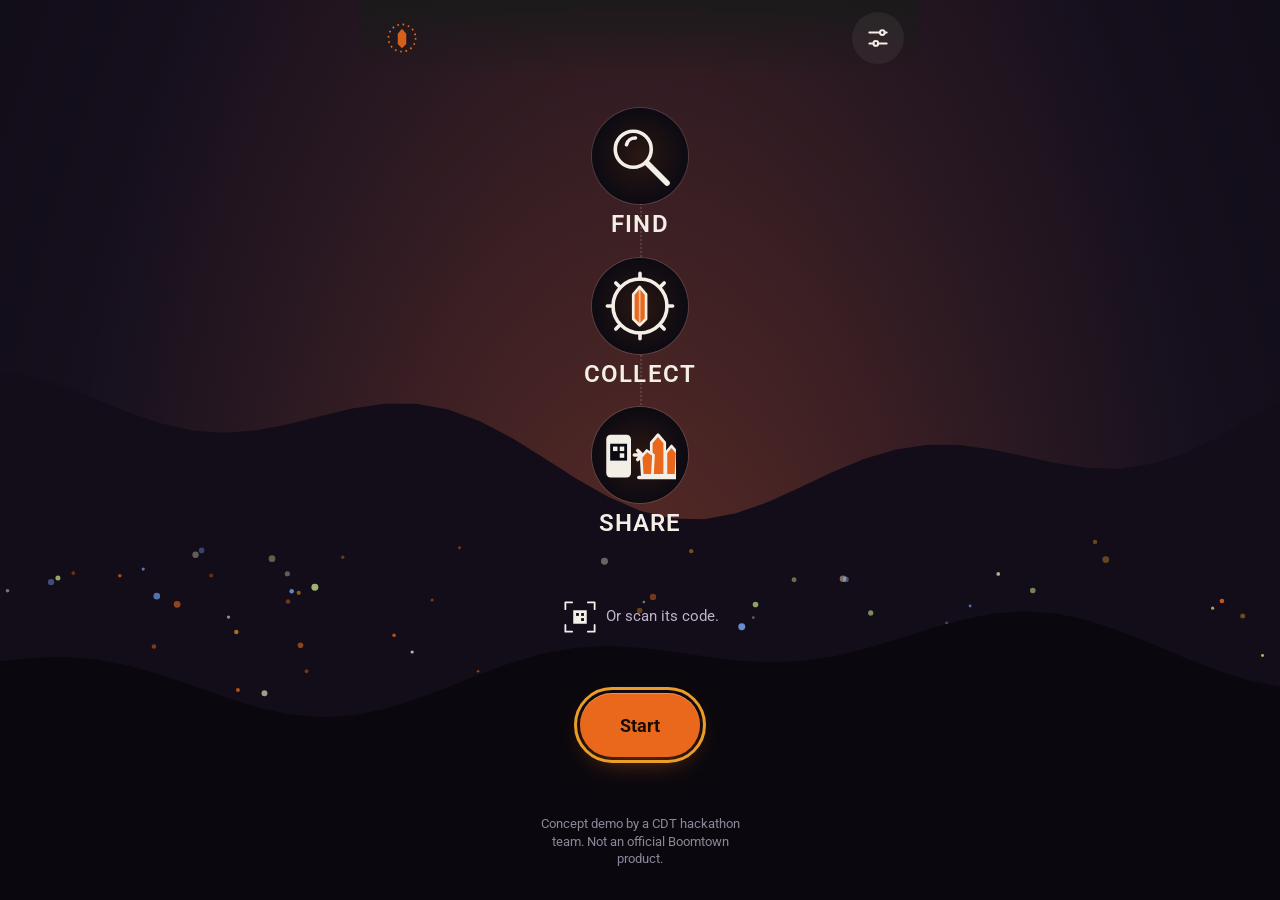
<file: index.html>
<!doctype html>
<html lang="en-GB">
<head>
  <meta charset="utf-8" />
  <meta name="viewport" content="width=device-width, initial-scale=1, viewport-fit=cover" />
  <meta name="robots" content="noindex, nofollow" />
  <meta name="theme-color" content="#0c0a12" />
  <meta name="description" content="Tap a glowing stone, hear its tune, keep it." />
  <title>Tuning Stones</title>
  <link rel="icon" href="data:image/svg+xml,%3Csvg xmlns='http://www.w3.org/2000/svg' viewBox='0 0 40 40'%3E%3Cpath d='M20 4 L28 13 L28 29 L20 37 L12 29 L12 13 Z' fill='%23e9681c'/%3E%3C/svg%3E" />
  <script type="module" crossorigin src="./assets/index-BPgo1www.js"></script>
  <link rel="modulepreload" crossorigin href="./assets/dom-dpeNc6iG.js">
  <link rel="modulepreload" crossorigin href="./assets/preload-helper-BgtNnY1j.js">
  <link rel="modulepreload" crossorigin href="./assets/channel-C3kn1Rnb.js">
  <link rel="modulepreload" crossorigin href="./assets/crests-6TWl2vd-.js">
  <link rel="modulepreload" crossorigin href="./assets/rings-CdcGJZNC.js">
  <link rel="modulepreload" crossorigin href="./assets/rolldown-runtime-WkwZ5CU-.js">
  <link rel="modulepreload" crossorigin href="./assets/qr-D5ySFWY6.js">
  <link rel="stylesheet" crossorigin href="./assets/dom-sBg8DHC9.css">
  <link rel="stylesheet" crossorigin href="./assets/index-DXYyn3ED.css">
</head>
<body>
  <div id="app"></div>
  <noscript>This page needs JavaScript.</noscript>
</body>
</html>
</file>
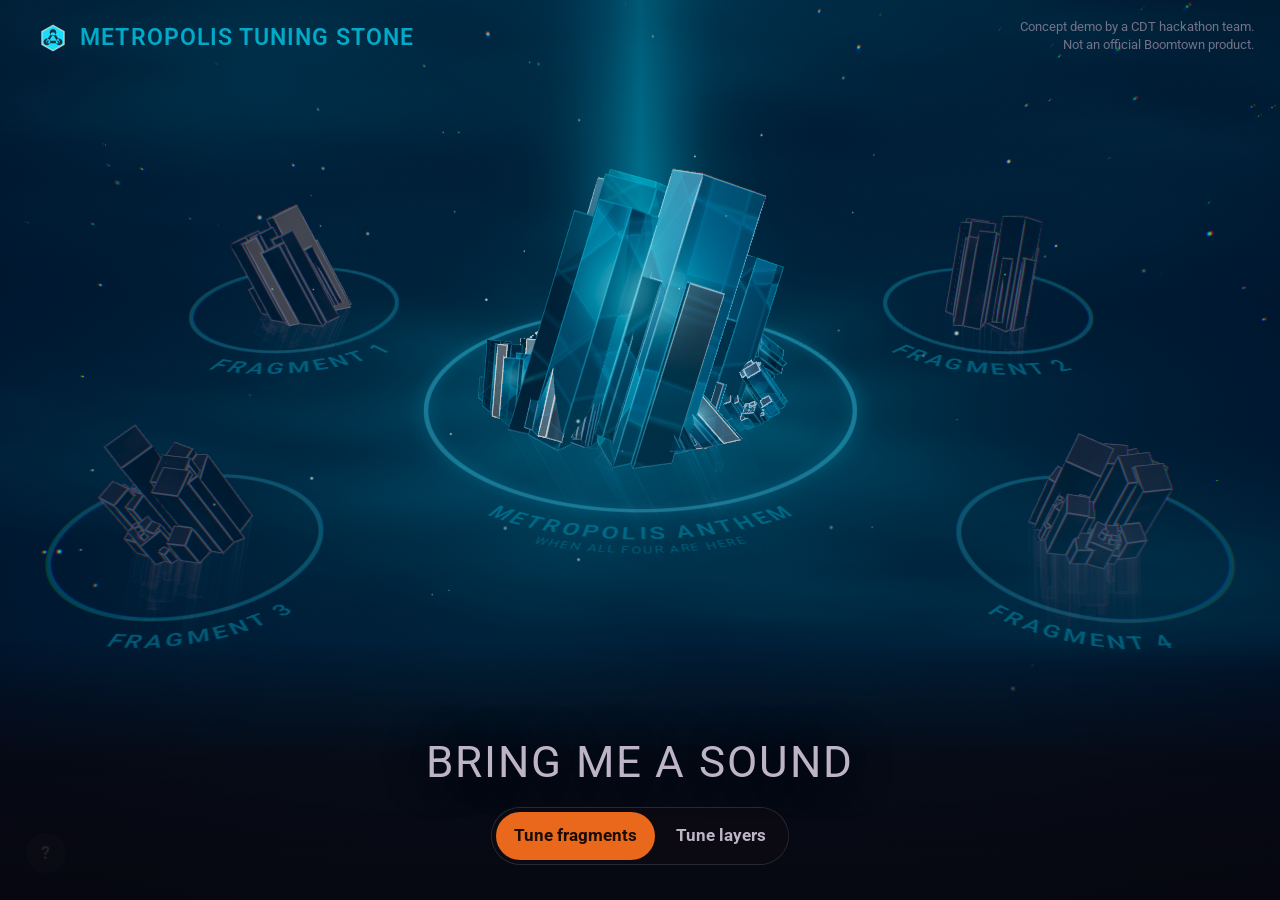
<file: sculpture.html>
<!doctype html>
<html lang="en-GB">
<head>
  <meta charset="utf-8" />
  <meta name="viewport" content="width=device-width, initial-scale=1, viewport-fit=cover" />
  <meta name="robots" content="noindex, nofollow" />
  <meta name="theme-color" content="#0c0a12" />
  <meta name="description" content="The city's song, made of every tune given." />
  <title>Tuning Stones: the sculpture</title>
  <link rel="icon" href="data:image/svg+xml,%3Csvg xmlns='http://www.w3.org/2000/svg' viewBox='0 0 40 40'%3E%3Cpath d='M20 4 L28 13 L28 29 L20 37 L12 29 L12 13 Z' fill='%23e9681c'/%3E%3C/svg%3E" />
  <script type="module" crossorigin src="./assets/sculpture-BeGL-43d.js"></script>
  <link rel="modulepreload" crossorigin href="./assets/dom-dpeNc6iG.js">
  <link rel="modulepreload" crossorigin href="./assets/preload-helper-BgtNnY1j.js">
  <link rel="modulepreload" crossorigin href="./assets/channel-C3kn1Rnb.js">
  <link rel="modulepreload" crossorigin href="./assets/crests-6TWl2vd-.js">
  <link rel="modulepreload" crossorigin href="./assets/rolldown-runtime-WkwZ5CU-.js">
  <link rel="modulepreload" crossorigin href="./assets/eye-BjsLWCuP.js">
  <link rel="stylesheet" crossorigin href="./assets/dom-sBg8DHC9.css">
  <link rel="stylesheet" crossorigin href="./assets/sculpture-D9sZyX01.css">
</head>
<body>
  <div id="app"></div>
  <noscript>This page needs JavaScript.</noscript>
</body>
</html>
</file>
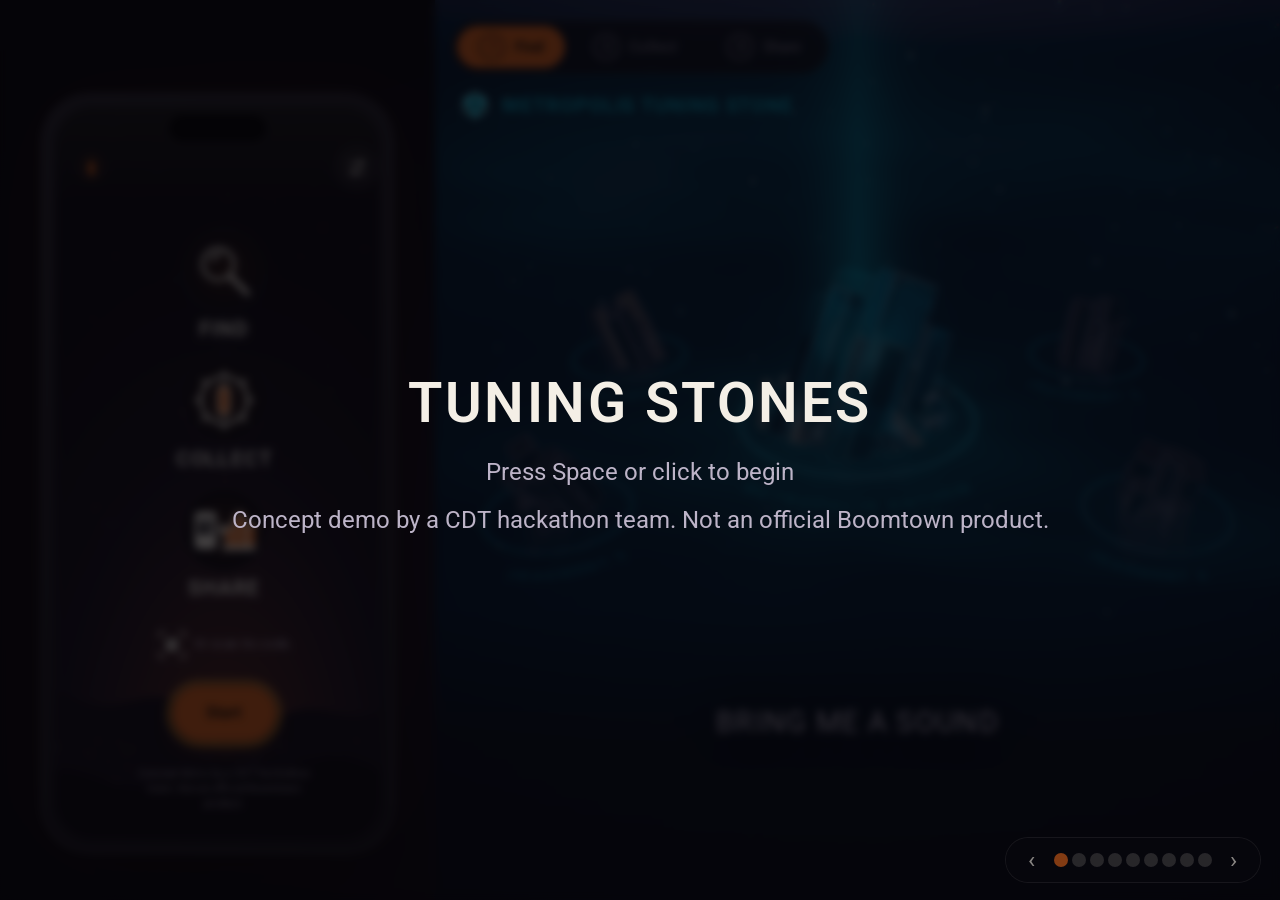
<file: stage.html>
<!doctype html>
<html lang="en-GB">
<head>
  <meta charset="utf-8" />
  <meta name="viewport" content="width=device-width, initial-scale=1, viewport-fit=cover" />
  <meta name="robots" content="noindex, nofollow" />
  <meta name="theme-color" content="#0c0a12" />
  <meta name="description" content="The pitch run." />
  <title>Tuning Stones: stage</title>
  <link rel="icon" href="data:image/svg+xml,%3Csvg xmlns='http://www.w3.org/2000/svg' viewBox='0 0 40 40'%3E%3Cpath d='M20 4 L28 13 L28 29 L20 37 L12 29 L12 13 Z' fill='%23e9681c'/%3E%3C/svg%3E" />
  <script type="module" crossorigin src="./assets/stage-CiBYqTIj.js"></script>
  <link rel="modulepreload" crossorigin href="./assets/dom-dpeNc6iG.js">
  <link rel="modulepreload" crossorigin href="./assets/rings-CdcGJZNC.js">
  <link rel="modulepreload" crossorigin href="./assets/preload-helper-BgtNnY1j.js">
  <link rel="modulepreload" crossorigin href="./assets/rolldown-runtime-WkwZ5CU-.js">
  <link rel="modulepreload" crossorigin href="./assets/eye-BjsLWCuP.js">
  <link rel="stylesheet" crossorigin href="./assets/dom-sBg8DHC9.css">
  <link rel="stylesheet" crossorigin href="./assets/stage-VX1A4zlb.css">
</head>
<body>
  <div id="app"></div>
  <noscript>This page needs JavaScript.</noscript>
</body>
</html>
</file>
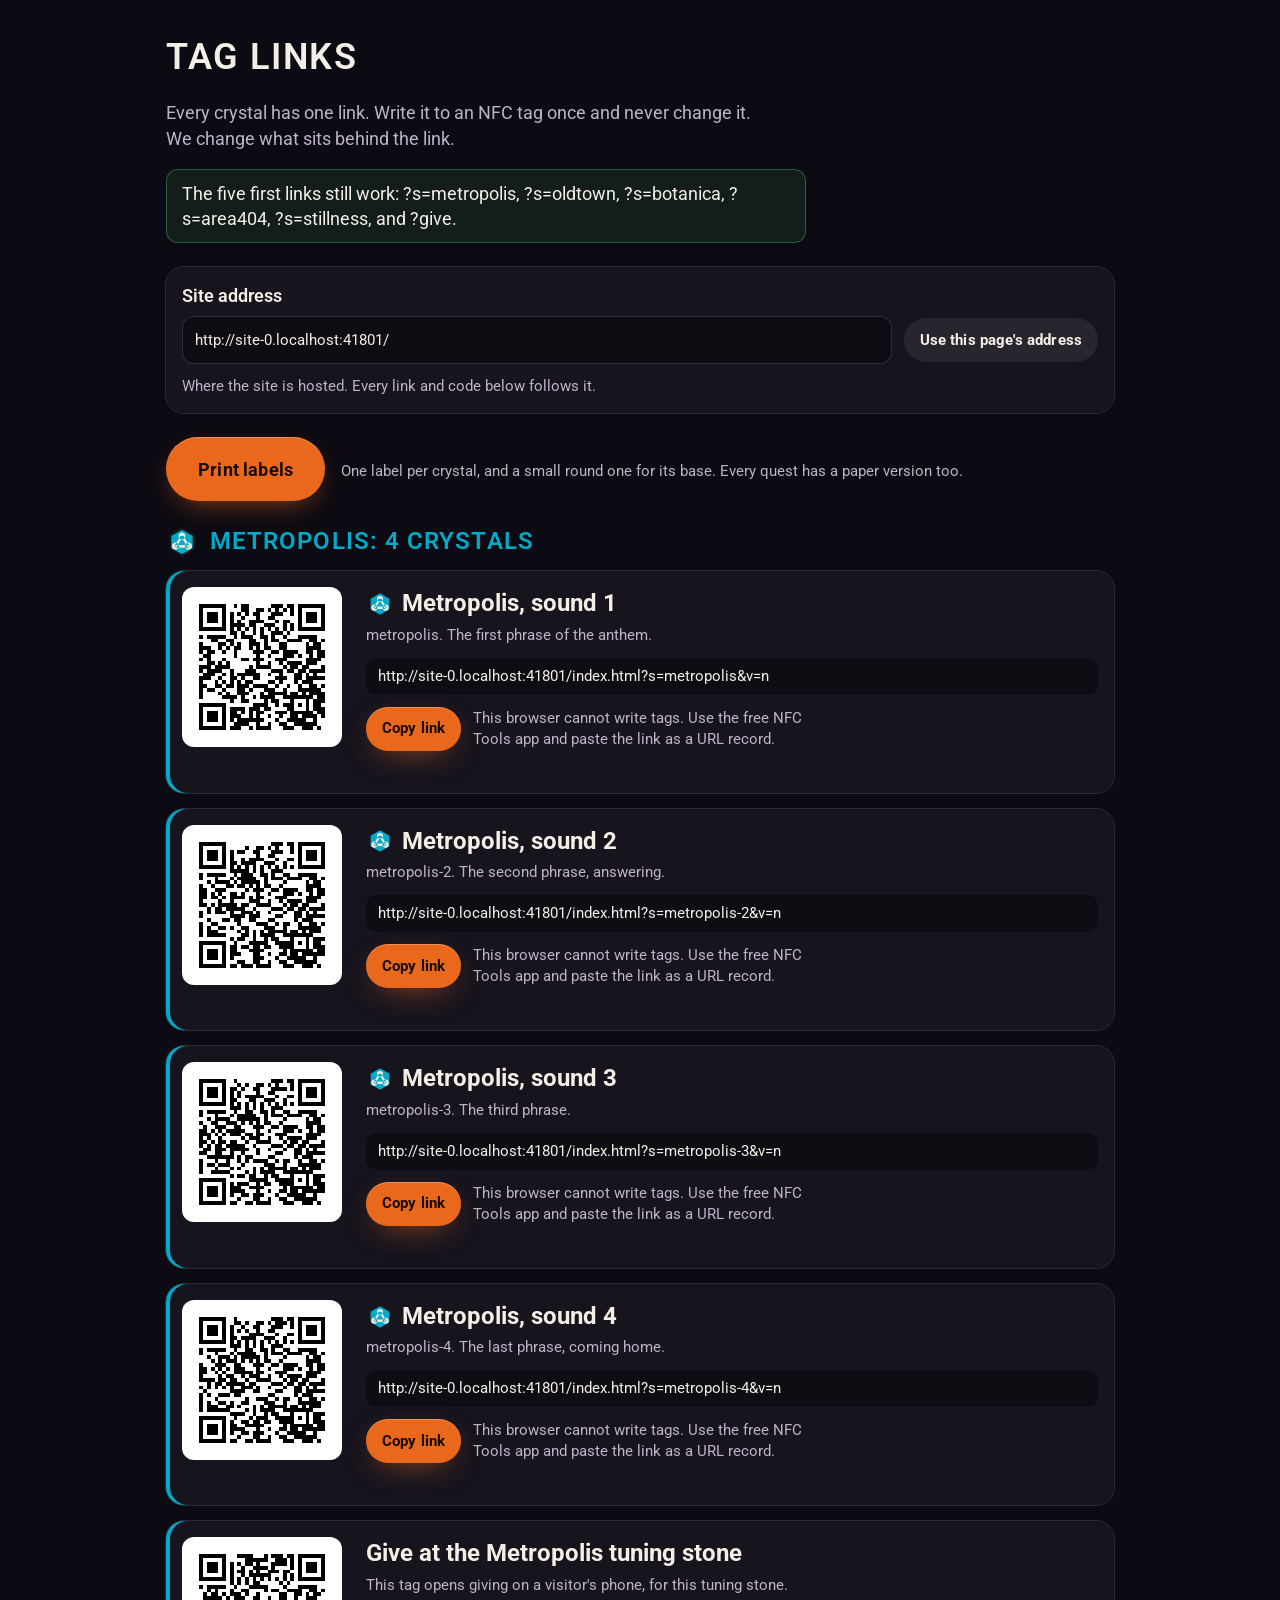
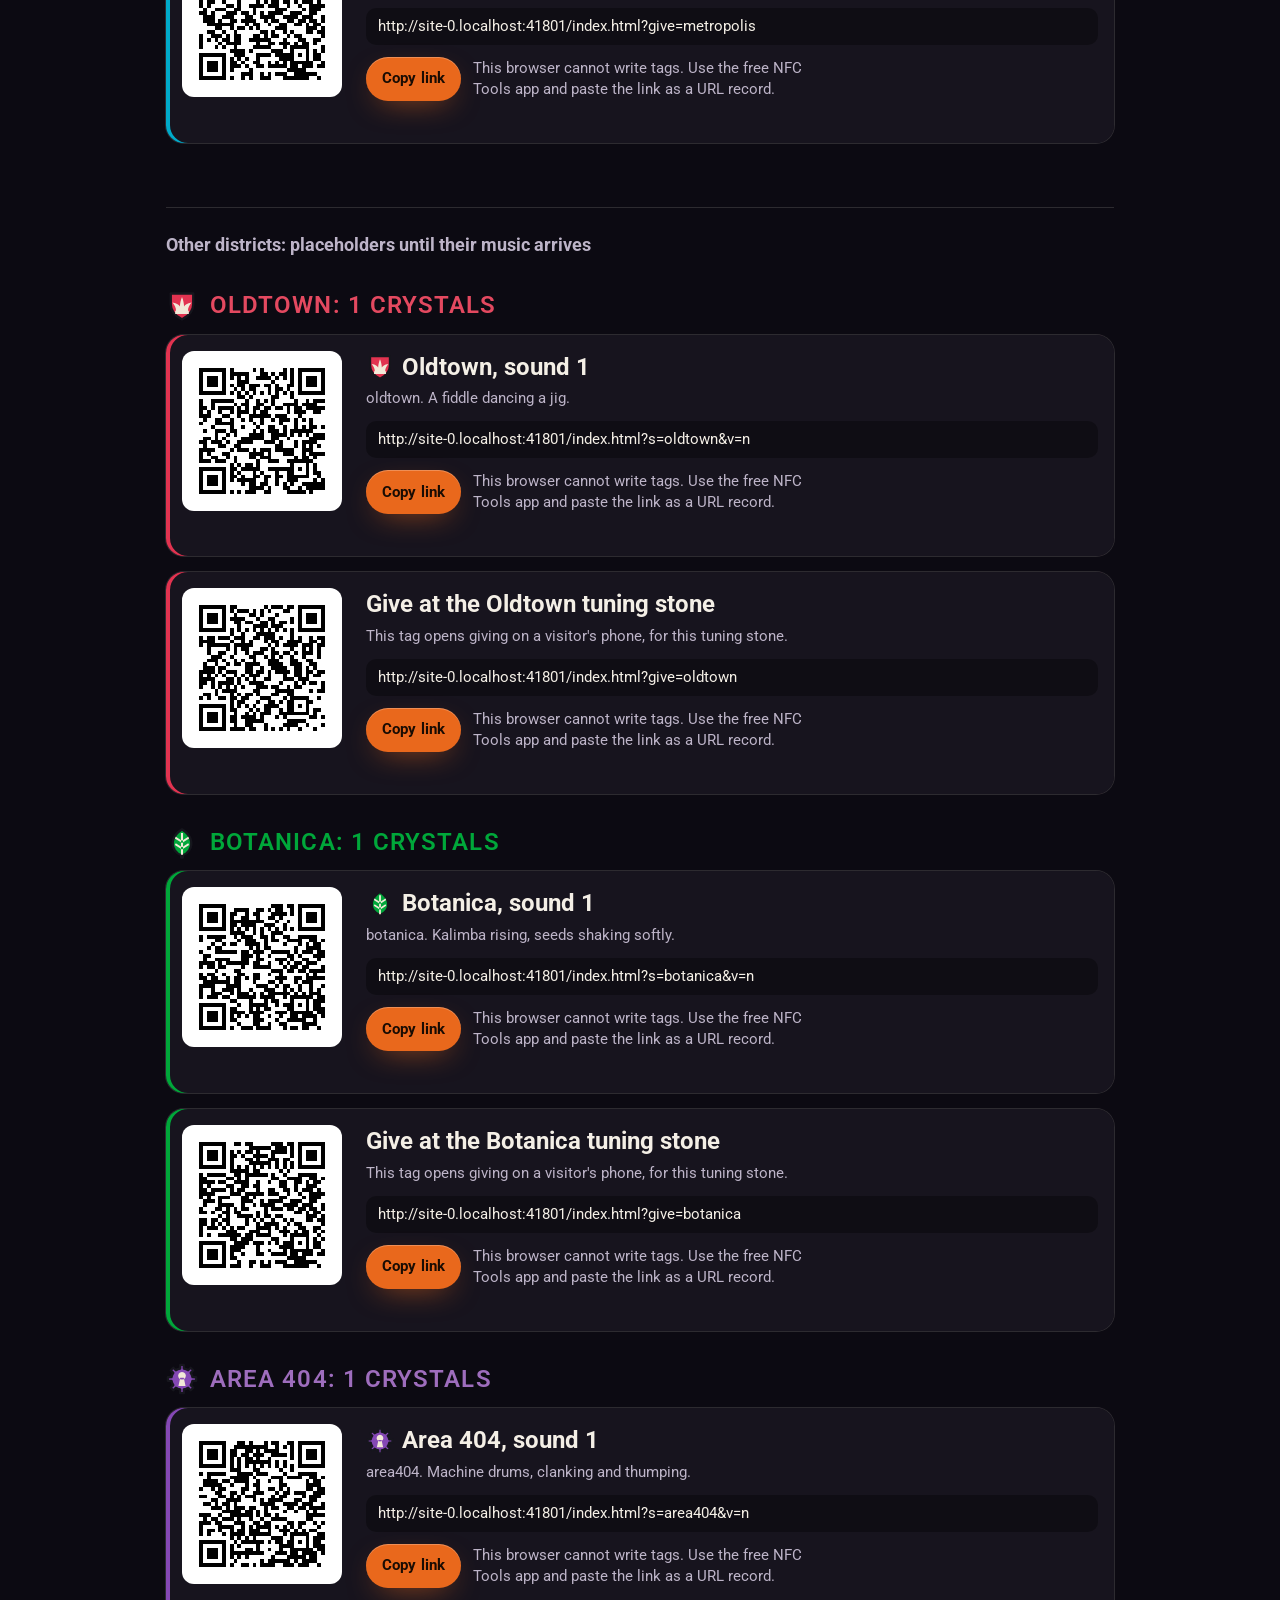
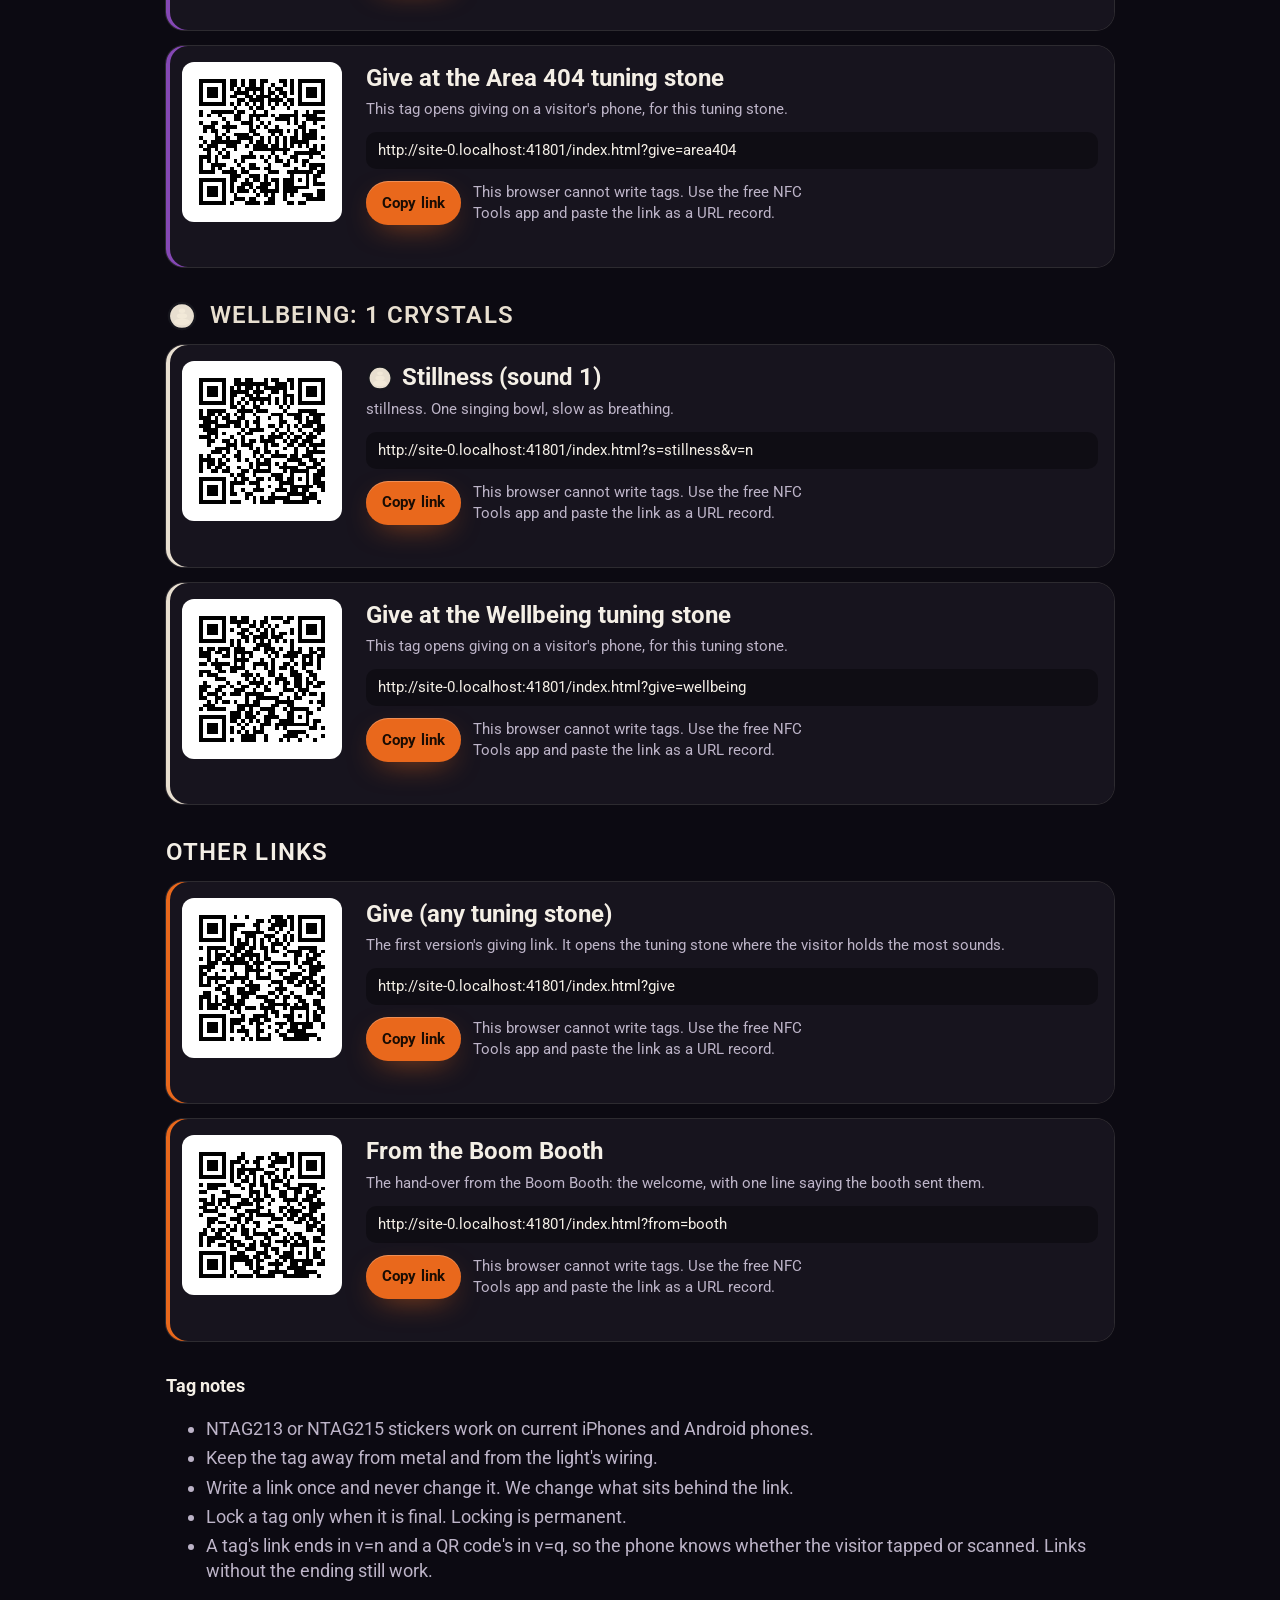
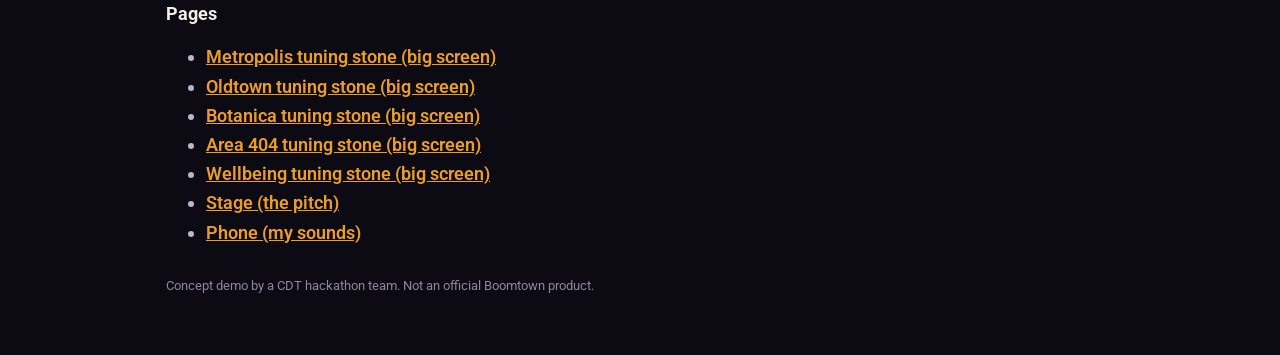
<file: tags.html>
<!doctype html>
<html lang="en-GB">
<head>
  <meta charset="utf-8" />
  <meta name="viewport" content="width=device-width, initial-scale=1, viewport-fit=cover" />
  <meta name="robots" content="noindex, nofollow" />
  <meta name="theme-color" content="#0c0a12" />
  <meta name="description" content="Links, codes and labels for the stones." />
  <title>Tuning Stones: tag links</title>
  <link rel="icon" href="data:image/svg+xml,%3Csvg xmlns='http://www.w3.org/2000/svg' viewBox='0 0 40 40'%3E%3Cpath d='M20 4 L28 13 L28 29 L20 37 L12 29 L12 13 Z' fill='%23e9681c'/%3E%3C/svg%3E" />
  <script type="module" crossorigin src="./assets/tags-zmhyWszQ.js"></script>
  <link rel="modulepreload" crossorigin href="./assets/dom-dpeNc6iG.js">
  <link rel="modulepreload" crossorigin href="./assets/crests-6TWl2vd-.js">
  <link rel="modulepreload" crossorigin href="./assets/rolldown-runtime-WkwZ5CU-.js">
  <link rel="modulepreload" crossorigin href="./assets/qr-D5ySFWY6.js">
  <link rel="stylesheet" crossorigin href="./assets/dom-sBg8DHC9.css">
  <link rel="stylesheet" crossorigin href="./assets/tags-DAwkN5ZJ.css">
</head>
<body>
  <div id="app"></div>
  <noscript>This page needs JavaScript.</noscript>
</body>
</html>
</file>
<file: assets/dom-sBg8DHC9.css>
:root{--bg:#0c0a12;--bg-2:#16111f;--bg-image:url(./night-Dh5XTx5o.svg);--bar:#1a1a1a;--surface:#1a1622d1;--surface-line:#f4efe624;--text:#f4efe6;--text-dim:#bdb4c8;--text-faint:#8f869b;--accent:#e9681c;--accent-2:#eb9d28;--accent-ink:#1a0c03;--font-body:"Roboto", system-ui, sans-serif;--font-label:"Roboto", system-ui, sans-serif;--font-display:"Roboto", system-ui, sans-serif;--size-xs:.8125rem;--size-s:.9375rem;--size-m:1.125rem;--size-l:1.5rem;--size-xl:2.25rem;--size-xxl:3rem;--space-1:4px;--space-2:8px;--space-3:12px;--space-4:16px;--space-5:24px;--space-6:32px;--space-7:48px;--radius:18px;--radius-pill:999px;--touch:64px;--ease:cubic-bezier(.22, .8, .3, 1);--t-fast:.22s;--t-mid:.52s;--t-slow:1.1s;--bar-image:none;--card-image:none}@font-face{font-family:Roboto;font-style:normal;font-display:swap;font-weight:400;src:url(./roboto-latin-400-normal-BqEyEoaF.woff2)format("woff2")}@font-face{font-family:Roboto;font-style:normal;font-display:swap;font-weight:600;src:url(./roboto-latin-600-normal-CzqH9ZEY.woff2)format("woff2")}@font-face{font-family:Roboto;font-style:normal;font-display:swap;font-weight:700;src:url(./roboto-latin-700-normal-BZpUvMxY.woff2)format("woff2")}*,:before,:after{box-sizing:border-box}html{-webkit-text-size-adjust:100%;--lightningcss-light: ;--lightningcss-dark:initial;color-scheme:dark}body{background:var(--bg);color:var(--text);font-family:var(--font-body);font-size:var(--size-m);-webkit-font-smoothing:antialiased;margin:0;line-height:1.4}button,input,select{font:inherit;color:inherit}code,kbd,samp,pre{font-family:var(--font-body)}button{cursor:pointer}a{color:var(--accent-2)}:focus-visible{outline:3px solid var(--accent-2);outline-offset:3px;border-radius:8px}.sr-only{clip:rect(0 0 0 0);white-space:nowrap;width:1px;height:1px;overflow:hidden;position:absolute!important}[hidden]{display:none!important}.display{font-family:var(--font-display);letter-spacing:.045em;text-transform:uppercase;font-weight:600}.btn{justify-content:center;align-items:center;gap:var(--space-2);min-height:var(--touch);min-width:120px;padding:0 var(--space-6);border-radius:var(--radius-pill);background:var(--accent);color:var(--accent-ink);font-weight:700;font-size:var(--size-m);letter-spacing:.01em;transition:transform var(--t-fast) var(--ease), filter var(--t-fast) var(--ease), background var(--t-fast);-webkit-tap-highlight-color:transparent;touch-action:manipulation;border:0;display:inline-flex;box-shadow:0 10px 30px -12px #e9681cb3,inset 0 1px #ffffff40}.btn:active{filter:brightness(1.08);transform:scale(.97)}.btn.ghost{color:var(--text);box-shadow:inset 0 0 0 2px var(--surface-line);background:0 0}.btn.quiet{color:var(--text);box-shadow:none;background:#f4efe614}.btn.small{min-width:0;min-height:44px;padding:0 var(--space-4);font-size:var(--size-s)}.btn.wide{width:100%}.icon-btn{width:52px;height:52px;color:var(--text);background:#f4efe60f;border:0;border-radius:50%;place-items:center;display:inline-grid}.icon-btn svg{width:26px;height:26px}.ts-pict{color:var(--text)}.ts-pict .l{fill:none;stroke:currentColor;stroke-width:3.2px;stroke-linecap:round;stroke-linejoin:round}.ts-pict .thick{stroke-width:5px}.ts-pict .dash{stroke-dasharray:5 4}.ts-pict .s{fill:currentColor;stroke:none}.ts-pict .k{fill:var(--pict-paper,var(--bg))}.ts-pict .hs{fill:var(--pict-h,var(--accent));stroke:currentColor;stroke-width:2.4px;stroke-linejoin:round}.ts-pict .hl{fill:none;stroke:currentColor;stroke-width:1.6px;opacity:.6}.small-print{font-size:var(--size-xs);color:var(--text-faint);line-height:1.35}@media (prefers-reduced-motion:reduce){*,:before,:after{transition-duration:.001ms!important;animation-duration:.001ms!important;animation-iteration-count:1!important}}html.calm *,html.calm :before,html.calm :after{transition-duration:.001ms!important;animation:none!important}
</file>
<file: assets/index-DXYyn3ED.css>
html,body{height:100%}body{background:var(--bg) var(--bg-image) center bottom / cover no-repeat fixed;overscroll-behavior:none;-webkit-user-select:none;user-select:none;overflow:hidden}#app{flex-direction:column;max-width:560px;height:100%;margin:0 auto;display:flex;position:relative}.bar{padding:max(var(--space-3), env(safe-area-inset-top)) var(--space-4) var(--space-3);background:linear-gradient(to bottom, #1a1a1ae6, #1a1a1a00), var(--bar-image);flex:none;justify-content:space-between;align-items:center;display:flex}.bar .mark{place-items:center;width:52px;height:52px;display:grid}.bar .back{margin-right:auto;margin-left:var(--space-2)}.stage-area{flex:1;min-height:0;position:relative}.screen{justify-content:center;align-items:center;gap:var(--space-5);padding:var(--space-4) var(--space-5) max(var(--space-6), env(safe-area-inset-bottom));text-align:center;opacity:0;transition:opacity var(--t-mid) var(--ease), transform var(--t-mid) var(--ease);flex-direction:column;display:flex;position:absolute;inset:0;overflow:hidden auto;transform:translateY(14px)}.screen.in{opacity:1;transform:none}.screen.leaving{opacity:0;pointer-events:none;transform:translateY(-10px)}h1{font-size:var(--size-xl);margin:0;font-weight:600;line-height:1.1}h1:focus{outline:none}.screen p{margin:0}.row{gap:var(--space-3);justify-content:center;width:100%;display:flex}.row .btn{max-width:220px;padding:0 var(--space-4);flex:1}.pict.small{vertical-align:middle;margin-right:var(--space-2);color:var(--text-dim);display:inline-flex}.welcome{padding-top:var(--space-6);justify-content:space-between}.steps{gap:var(--space-4);width:100%;margin:0;padding:0;list-style:none;display:grid;position:relative}.steps:before{content:"";border-left:2px dotted var(--surface-line);position:absolute;top:40px;bottom:40px;left:50%}.steps li{align-items:center;gap:var(--space-1);flex-direction:column;display:flex;position:relative}.steps .pict{width:96px;height:96px;box-shadow:0 0 0 1px var(--surface-line);background:radial-gradient(circle,#2a1712,#0c0a12 72%);border-radius:50%;place-items:center;display:grid}.steps span{font-size:var(--size-l)}.no-tap{color:var(--text-dim);font-size:var(--size-s);justify-content:center;align-items:center;display:flex}.demo-line{max-width:30ch}.welcome .booth{padding:var(--space-2) var(--space-4);border-radius:var(--radius-pill);color:var(--accent-2);background:#eb9d2824;font-weight:600;box-shadow:0 0 0 1px #eb9d2880}.crystal{justify-content:center;gap:var(--space-3);padding-top:0}.hero-btn{aspect-ratio:1/1.06;-webkit-tap-highlight-color:transparent;background:0 0;border:0;border-radius:50%;flex:none;width:100%;max-height:56vh;padding:0;position:relative}.hero{position:absolute;inset:0}.hero-gl,.hero-ring{width:100%;height:100%;position:absolute;inset:0}.hero-gl{-webkit-mask-image:radial-gradient(closest-side,#000 72%,#0000 100%);mask-image:radial-gradient(closest-side,#000 72%,#0000 100%)}.hero-2d{filter:drop-shadow(0 0 40px var(--stone-glow));place-items:center;display:grid;position:absolute;inset:0}.hero-2d:empty{display:none}.crystal .label{justify-content:center;align-items:center;gap:var(--space-3);min-height:56px;display:flex;position:relative}.crystal .crest{filter:drop-shadow(0 0 10px rgb(var(--stone-rgb) / .6));flex:none}.crystal .name{font-size:min(var(--size-xxl), 10.5vw);letter-spacing:.02em;color:var(--stone-lamp);transition:opacity var(--t-mid) var(--ease)}.crystal .name.fade{opacity:0;pointer-events:none;visibility:hidden;transition:opacity var(--t-mid) var(--ease), visibility 0s var(--t-mid);position:absolute}.crystal .desc{font-size:var(--size-m);color:var(--text);max-width:26ch;animation:rise var(--t-slow) var(--ease) both}.crystal .hint{align-items:center;gap:var(--space-3);color:var(--text-dim);font-size:var(--size-m);display:flex}.ripple{background:var(--stone-glow);width:14px;height:14px;box-shadow:0 0 0 0 rgb(var(--stone-rgb) / .6);border-radius:50%;animation:2.6s ease-out infinite ripple}@keyframes ripple{0%{box-shadow:0 0 0 0 rgb(var(--stone-rgb) / .55)}to{box-shadow:0 0 0 22px rgb(var(--stone-rgb) / 0)}}.keep{gap:var(--space-4);width:100%;padding:var(--space-5) var(--space-4);border-radius:var(--radius);background:var(--card-image) center / cover, var(--surface);box-shadow:0 0 0 1px var(--surface-line), 0 20px 60px -30px rgb(var(--stone-rgb) / .8);animation:rise var(--t-mid) var(--ease) both;display:grid}.keep .ask{font-size:var(--size-l)}@keyframes rise{0%{opacity:0;transform:translateY(16px)}to{opacity:1;transform:none}}.left .crest.big{color:var(--stone-lamp);opacity:.7}.left h1,.unknown h1{font-size:var(--size-l);max-width:20ch;line-height:1.25}.unknown .pict{color:var(--text-dim)}.kept,.who{gap:var(--space-4)}.medal{aspect-ratio:1;flex:none;place-items:center;width:min(64vw,240px);display:grid;position:relative}.medal.small{width:min(44vw,170px)}.medal-ring{width:100%;height:100%;position:absolute;inset:0}.medal-crest{filter:drop-shadow(0 0 24px rgb(var(--stone-rgb) / .75))}.kept .title{font-size:var(--size-xl);max-width:15ch;line-height:1.15}.kept .stack{gap:var(--space-3);width:min(100%,300px);display:grid}.who .title{font-size:var(--size-xl);color:var(--stone-lamp)}.who .story{font-size:var(--size-l);color:var(--text);font-family:var(--font-display)}.who .where{color:var(--text);padding:var(--space-2) var(--space-4);border-radius:var(--radius-pill);background:rgb(var(--stone-rgb) / .12);justify-content:center;align-items:center;font-weight:600;display:flex}.sounds{justify-content:flex-start;gap:var(--space-4);padding-top:var(--space-2)}.group-head{align-items:center;gap:var(--space-3);text-align:left;grid-template-columns:auto 1fr auto;width:100%;display:grid}.group-head .crest{filter:drop-shadow(0 0 10px rgb(var(--stone-rgb) / .6));display:inline-flex}.group-head h1{font-size:var(--size-l);color:var(--stone-lamp)}.count{font-size:var(--size-m);color:var(--text);font-variant-numeric:tabular-nums;padding:var(--space-1) var(--space-3);border-radius:var(--radius-pill);background:rgb(var(--stone-rgb) / .14);font-weight:700}.rings{aspect-ratio:1;flex:none;place-items:center;width:min(70vw,290px);display:grid;position:relative}.rings-canvas{width:100%;height:100%;position:absolute;inset:0}.slots{gap:var(--space-3);flex-wrap:wrap;justify-content:center;margin:0;padding:0;list-style:none;display:flex}.slot-btn{width:64px;height:64px;color:var(--text-faint);background:0 0;border:0;border-radius:18px;place-items:center;padding:0;display:grid;position:relative}.slot.kept .slot-btn{background:rgb(var(--stone-rgb) / .14);box-shadow:0 0 22px -4px rgb(var(--stone-rgb) / .7);color:var(--text)}.slot.empty .slot-btn{box-shadow:inset 0 0 0 2px #f4efe61f}.slot.left .slot-btn{opacity:.6;box-shadow:inset 0 0 0 2px #f4efe614}.slot.focus .slot-btn{animation:rise var(--t-slow) var(--ease) both;box-shadow:0 0 0 2px var(--stone-lamp), 0 0 30px rgb(var(--stone-rgb) / .8)}.actions{gap:var(--space-3);justify-content:center;align-items:center;width:100%;display:flex}.together{flex:1;max-width:260px}.together .icon{border-top:9px solid #0000;border-bottom:9px solid #0000;border-left:14px solid;width:0;height:0}.together.on .icon{background:linear-gradient(90deg,currentColor 0 35%,#0000 35% 65%,currentColor 65%);border:0;width:14px;height:16px}.give-btn{min-width:96px;padding:0 var(--space-5)}.others{gap:var(--space-3);justify-content:center;margin:0;padding:0;list-style:none;display:flex}.chip{background:#f4efe60f;border:0;border-radius:16px;justify-items:center;gap:4px;min-width:56px;min-height:56px;padding:6px 8px;display:grid}.chip .dots{gap:3px;display:flex}.chip .dots i{width:6px;height:6px;box-shadow:inset 0 0 0 1.5px var(--text-faint);border-radius:50%}.chip .dots i.on{background:var(--stone-glow);box-shadow:none}.empty{color:var(--text-dim);align-items:center;display:flex}.toast{top:var(--space-2);padding:var(--space-2) var(--space-4);border-radius:var(--radius-pill);background:var(--surface);box-shadow:0 0 0 1px var(--surface-line);font-size:var(--size-s);animation:rise var(--t-mid) var(--ease) both;z-index:2;position:absolute;left:50%;transform:translate(-50%)}.onboarding{color:var(--accent-2);align-items:center;min-height:44px;font-weight:600;display:inline-flex}dialog.nudge{text-align:center}dialog.nudge h2{margin:var(--space-3) auto var(--space-5);font-size:var(--size-l);max-width:18ch;line-height:1.25}dialog.nudge .nudge-art{--pict-h:var(--stone-glow);place-items:center;display:grid}.give h1{font-size:var(--size-xl);max-width:14ch;line-height:1.15}.give .btn[data-give]{min-width:200px}.give .private{color:var(--text-dim);font-size:var(--size-s)}.give .rings{transition:transform 1.3s cubic-bezier(.5,0,.75,0),opacity 1.3s ease-in}.give .rings.rising{opacity:0;transform:translateY(-70vh)scale(.5)}html.stage .give .rings.rising{opacity:0;transition:opacity .35s;transform:none}.seal{gap:var(--space-4);padding-top:var(--space-3)}.seal h1{font-size:var(--size-l)}.seal-box{aspect-ratio:1;width:min(92vw,400px)}.seal-canvas{width:100%;height:100%;display:block}.bright{color:var(--text-dim);align-items:center;display:flex}.thanks .rings{width:min(66vw,260px)}.thanks .pict.done{color:var(--text)}dialog.sheet{width:100%;max-width:560px;padding:var(--space-5) var(--space-5) max(var(--space-6), env(safe-area-inset-bottom));color:var(--text);background:#17131f;border:0;border-radius:28px 28px 0 0;margin:auto auto 0;box-shadow:0 -20px 60px #0009}dialog.sheet::backdrop{background:#05040899}dialog.sheet .main,dialog.sheet .confirm{gap:var(--space-3);display:grid}dialog.sheet h2{margin:0 0 var(--space-2);font-size:var(--size-l)}dialog.sheet .confirm p{font-size:var(--size-l);margin:0 0 var(--space-3);text-align:center}.toggle{min-height:var(--touch);padding:0 var(--space-4);border-radius:var(--radius);font-size:var(--size-m);background:#f4efe60f;border:0;justify-content:space-between;align-items:center;display:flex}.toggle .knob{width:54px;height:32px;transition:background var(--t-fast);background:#f4efe62e;border-radius:16px;position:relative}.toggle .knob:after{content:"";background:var(--text);width:24px;height:24px;transition:transform var(--t-fast) var(--ease);border-radius:50%;position:absolute;top:4px;left:4px}.toggle[aria-checked=true] .knob{background:var(--accent)}.toggle[aria-checked=true] .knob:after{background:var(--accent-ink);transform:translate(22px)}html.stage .bar{padding-top:44px}@media (min-height:760px){.sounds{gap:var(--space-5);padding-top:var(--space-4)}}.see-link{color:var(--text-dim);font-size:var(--size-s);text-underline-offset:3px;align-items:center;min-height:44px;text-decoration:underline;display:inline-flex}
</file>
<file: assets/sculpture-D9sZyX01.css>
html,body{height:100%;overflow:hidden}body{cursor:default;background:radial-gradient(70% 60% at 50% 62%,#1d1526 0%,#0c0a12 55%,#060509 100%)}#app{position:fixed;inset:0}.gl,.fx{width:100%;height:100%;position:absolute;inset:0}.fx{pointer-events:none}html.data-on .gl,html.data-on .fx{transition:transform .9s var(--ease);transform:translate(-21vw)}.gl,.fx{transition:transform .9s var(--ease)}.flat{align-content:center;justify-items:center;gap:4vh;display:grid;position:absolute;inset:8% 10% 26%}.flat-main{filter:drop-shadow(0 0 40px var(--stone-glow));transition:filter 1.2s var(--ease)}.flat.surprise .flat-main{filter:drop-shadow(0 0 90px var(--stone-glow))}.flat-frags{gap:3vw;display:flex}.flat-stone{opacity:.35;transition:opacity 1.2s var(--ease), filter 1.2s var(--ease);color:var(--text-dim);justify-items:center;gap:6px;display:grid;position:relative}.flat-stone b{font-size:18px}.flat-stone.given{opacity:1;filter:drop-shadow(0 0 18px var(--stone-glow))}.flat-stone.sounding{filter:drop-shadow(0 0 46px var(--stone-glow))}.lineup-gl,.lineup-flat,.lineup-labels,.lineup-title{display:none}html.lineup .lineup-gl{display:block}html.lineup .lineup-flat{justify-content:center;align-items:flex-end;gap:2vw;display:flex;inset:18% 4% 30%}html.lineup .lineup-labels,html.lineup .lineup-title{display:block}html.lineup .scene,html.lineup .hud,html.lineup .top,html.lineup .gift-toast{display:none}.lineup-labels{pointer-events:none;position:absolute;inset:0}.lineup-title{text-align:center;color:var(--text);margin:0;font-size:clamp(26px,2.6vw,52px);position:absolute;top:7vh;left:0;right:0}html.stage .lineup-title{top:14vh}.stone-title{color:var(--stone-lamp);align-items:center;gap:12px;margin:0;font-size:clamp(20px,1.8vw,36px);display:flex}.stone-title .crest{display:inline-flex}html.stage .top{padding-top:max(10vh,84px)}html.ducked .scene{filter:brightness(.45);transition:filter 1.2s var(--ease)}.gl,.flat{transition:filter 1.2s var(--ease), transform .9s var(--ease)}.hud{pointer-events:none;background:linear-gradient(#08060c00,#08060cb8 45%,#08060cd9);justify-items:center;gap:2.2vh;padding:10vh 0 5vh;display:grid;position:absolute;bottom:0;left:0;right:0}html.data-on .hud{transition:right .9s var(--ease);right:42vw}.idle,.tally{text-shadow:0 0 40px #000c;margin:0;font-size:clamp(28px,3.4vw,64px)}.idle{color:var(--text-dim);font-weight:400;animation:7s ease-in-out infinite breathe}html.calm .idle{opacity:.85;animation:none}@keyframes breathe{0%,to{opacity:.55}50%{opacity:1}}.legend{gap:clamp(10px,1.4vw,28px);margin:0;padding:0;list-style:none;display:flex}.legend li{border-radius:var(--radius-pill);color:var(--text-faint);transition:background .8s var(--ease), box-shadow .8s var(--ease), color .8s var(--ease);align-items:center;gap:8px;padding:6px 14px;font-size:clamp(14px,1.1vw,20px);font-weight:700;display:flex;box-shadow:inset 0 0 0 1.5px #f4efe61f}.legend li.present{color:var(--stone-lamp);box-shadow:inset 0 0 0 1.5px rgb(var(--stone-rgb) / .5)}.legend li.sounding{background:rgb(var(--stone-rgb) / .22);box-shadow:inset 0 0 0 2px var(--stone-glow), 0 0 28px -6px var(--stone-glow);color:var(--text)}.legend li.gap{color:var(--text-dim);box-shadow:inset 0 0 0 2px #f4efe659}.legend .crest{color:var(--text-faint);display:inline-flex}.gap-line{min-height:1.4em;color:var(--text-dim);margin:0;font-size:clamp(14px,1.1vw,20px);font-style:italic}.mode-toast{border-radius:var(--radius-pill);box-shadow:0 0 0 1px var(--surface-line);color:var(--text);transition:opacity .8s var(--ease);background:#140f1cd9;padding:8px 20px;font-weight:600;position:fixed;bottom:3vh;left:50%;transform:translate(-50%)}.mode-toast.out{opacity:0}.gift-toast .visitor{border-radius:var(--radius-pill);color:var(--accent-2);box-shadow:0 0 0 1.5px var(--accent-2);font-size:var(--size-s);margin:0;padding:2px 12px;font-weight:700}.crowd-badge{border-radius:var(--radius-pill);box-shadow:0 0 0 2px var(--accent-2);text-align:center;background:#eb9d2824;justify-items:center;gap:2px;padding:10px 26px;display:grid;position:fixed;top:3vh;left:50%;transform:translate(-50%)}.crowd-badge strong{color:var(--accent-2);font-size:clamp(16px,1.4vw,26px)}.crowd-badge span{color:var(--text-dim);font-size:clamp(11px,.8vw,14px)}html.stage .crowd-badge span{display:none}.gift-toast{box-shadow:0 0 0 1px var(--surface-line);-webkit-backdrop-filter:blur(8px);backdrop-filter:blur(8px);animation:drop .8s var(--ease) both;background:#140f1cbf;border-radius:28px;justify-items:center;gap:12px;padding:18px 34px;display:grid;position:fixed;top:3vh;left:50%;transform:translate(-50%)}.gift-toast p{margin:0;font-size:clamp(20px,1.8vw,34px)}.gift-toast .crests{gap:12px;display:flex}.gift-toast .c{opacity:.25;animation:light .9s var(--ease) forwards;filter:drop-shadow(0 0 14px var(--stone-glow));display:inline-flex}.gift-toast.out{animation:lift 1s var(--ease) forwards}html.data-on .gift-toast,html.data-on .crowd-badge{left:29vw}html.crowd .gift-toast{top:15vh}@keyframes light{to{opacity:1}}@keyframes drop{0%{opacity:0;transform:translate(-50%,-16px)}to{opacity:1;transform:translate(-50%)}}@keyframes lift{to{opacity:0;transform:translate(-50%,-16px)}}.wake{-webkit-backdrop-filter:blur(3px);backdrop-filter:blur(3px);transition:opacity .9s var(--ease);background:#0605098c;place-content:center;justify-items:center;gap:18px;display:grid;position:fixed;inset:0}.wake.gone{opacity:0;pointer-events:none}.wake-btn{min-height:80px;padding:0 48px;font-size:clamp(18px,1.6vw,28px)}.wake p{color:var(--text-dim);font-size:var(--size-s);margin:0}.eye{justify-items:center;gap:10px;width:240px;display:grid;position:fixed;bottom:4vh;right:3vw}.eye-ring{width:220px;height:220px;box-shadow:0 0 0 3px var(--accent-2), 0 0 40px #eb9d2866;background:#000;border-radius:50%;overflow:hidden}.eye-video{object-fit:cover;width:100%;height:100%;transform:scaleX(-1)}.eye-status{text-align:center;font-size:var(--size-s);color:var(--text);text-shadow:0 0 12px #000;margin:0}.keys-hint{width:40px;height:40px;color:var(--text-faint);background:#f4efe612;border:0;border-radius:50%;font-weight:700;position:fixed;bottom:3vh;left:2vw}html.stage .keys-hint,html.stage .demo{display:none}.keys{box-shadow:0 0 0 1px var(--surface-line);background:#140f1ce0;border-radius:18px;padding:16px 20px;position:fixed;bottom:calc(3vh + 52px);left:2vw}.keys h2{font-size:var(--size-s);color:var(--text-dim);margin:0 0 8px}.keys dl{font-size:var(--size-s);grid-template-columns:auto 1fr;gap:6px 14px;margin:0;display:grid}.keys dd{margin:0}kbd{background:#f4efe61f;border-radius:6px;place-items:center;min-width:26px;height:26px;padding:0 6px;font-family:inherit;font-size:13px;font-weight:700;display:inline-grid}.demo{text-align:right;opacity:.8;max-width:34ch;margin:0;position:fixed;top:2vh;right:2vw}.data{width:42vw;min-width:520px;box-shadow:-1px 0 0 var(--surface-line);animation:slide .8s var(--ease) both;background:linear-gradient(90deg,#0c0a12bf,#0c0a12f5 12%);padding:4vh 3vw;position:fixed;top:0;bottom:0;right:0;overflow-y:auto}@keyframes slide{0%{opacity:0;transform:translate(40px)}to{opacity:1;transform:none}}.data header{flex-wrap:wrap;justify-content:space-between;align-items:baseline;gap:16px;display:flex}.data h2{margin:0;font-size:clamp(24px,2vw,40px)}.badge{border-radius:var(--radius-pill);font-weight:700;font-size:var(--size-s);margin:0;padding:6px 14px}.badge.real{color:#9fe3ae;background:#4fc26a29;box-shadow:0 0 0 1px #4fc26a80}.badge.sim{color:var(--accent-2);box-shadow:0 0 0 2px var(--accent-2);background:#eb9d2829}.tiles{grid-template-columns:repeat(3,1fr);gap:12px;margin:3vh 0;display:grid}.tile{background:#f4efe60d;border-radius:16px;gap:4px;padding:14px 16px;display:grid}.tile strong{font-size:clamp(24px,2.2vw,44px);line-height:1}.tile span{color:var(--text-dim);font-size:var(--size-s)}.data .empty{color:var(--text-dim);margin:3vh 0}.data table{border-collapse:collapse;font-variant-numeric:tabular-nums;width:100%;font-size:clamp(14px,1vw,18px)}.data th,.data td{text-align:right;border-bottom:1px solid var(--surface-line);padding:10px 8px}.data thead th{color:var(--text-dim);font-weight:600;font-size:var(--size-s)}.data thead th:first-child{text-align:left}.data tbody th{text-align:left;color:var(--stone-lamp);white-space:nowrap;font-weight:600}.data tbody th .crest{vertical-align:middle;margin-right:8px;display:inline-flex}.data td{position:relative}.data td .bar{background:linear-gradient(to right, var(--stone-glow) var(--w), transparent var(--w));opacity:.6;border-radius:2px;height:3px;position:absolute;bottom:4px;left:8px;right:8px}.data td.given{color:var(--text);font-weight:700}.data h3{font-size:var(--size-m);align-items:baseline;gap:12px;margin:4vh 0 1vh;display:flex}.data h3 span{color:var(--text-dim);font-weight:400;font-size:var(--size-s)}.timeline{width:100%;height:auto}.timeline rect{fill:var(--accent-2);opacity:.85}.data.sim .timeline rect{fill:var(--accent-2)}.timeline text{fill:var(--text-dim);font-size:12px}.data .note{color:var(--text-dim);font-size:var(--size-s);margin:2vh 0}.data .actions{gap:12px;display:flex}dialog.admin{color:var(--text);background:#17131f;border:0;border-radius:24px;gap:16px;min-width:460px;padding:28px;display:grid;box-shadow:0 30px 80px #0009}dialog.admin::backdrop{background:#05040899}dialog.admin h2{margin:0}dialog.admin .row{flex-wrap:wrap;gap:10px;display:flex}dialog.admin .msg{color:var(--accent-2);min-height:1.2em;margin:0}html.stage .gift-toast{top:11vh}html.stage.crowd .gift-toast{top:20vh}html.stage .crowd-badge{top:11vh}html.stage .data{padding-top:12vh}html.stage .hud{background:linear-gradient(#08060c00,#08060c99 45%,#08060cbf);padding-bottom:17.5vh}html.stage .lineup-title{display:none}html.stage .mode-toast{bottom:16vh}.scene{position:absolute;inset:0}.scene .gl,.scene .flat{width:100%;height:100%;position:absolute;inset:0}.top{padding:max(2.4vh, env(safe-area-inset-top)) max(3vw, env(safe-area-inset-right)) 0 max(3vw, env(safe-area-inset-left));pointer-events:none;z-index:2;flex-wrap:wrap;align-items:center;gap:12px;display:flex;position:absolute;top:0;left:0;right:0}.top>*{pointer-events:auto}.top .stone-title{position:static}.back-link{min-height:44px}.open-badge{border-radius:var(--radius-pill);color:var(--accent-2);box-shadow:inset 0 0 0 1.5px var(--accent-2);font-weight:700;font-size:var(--size-s);margin:0;padding:4px 12px}.hud{padding-bottom:max(4vh, env(safe-area-inset-bottom));gap:1.6vh}.hint{color:var(--text-dim);text-shadow:0 0 20px #000;margin:0;font-size:clamp(15px,1.4vw,28px)}.set-toggle{border-radius:var(--radius-pill);box-shadow:0 0 0 1px var(--surface-line);pointer-events:auto;background:#0c0a12bf;gap:4px;padding:4px;display:inline-flex}.set-toggle .seg{border-radius:var(--radius-pill);min-height:48px;color:var(--text-dim);touch-action:manipulation;background:0 0;border:0;padding:0 clamp(16px,1.4vw,28px);font-size:clamp(15px,1.3vw,24px);font-weight:700}.set-toggle .seg[aria-pressed=true]{background:var(--accent);color:var(--accent-ink)}.hits{pointer-events:none;z-index:1;position:absolute;inset:0}.hit{pointer-events:auto;touch-action:manipulation;-webkit-tap-highlight-color:transparent;background:0 0;border:0;border-radius:50%;width:56px;height:56px;padding:0;position:absolute;top:0;left:0}.hit:focus-visible{outline:3px solid var(--accent-2);outline-offset:2px}.hit .cap{white-space:nowrap;border-radius:var(--radius-pill);color:var(--text);transition:background .6s var(--ease), color .6s var(--ease);background:#0c0a12a6;margin-top:4px;padding:4px 14px;font-size:clamp(14px,1.3vw,28px);font-weight:600;position:absolute;top:100%;left:50%;transform:translate(-50%)}.hit .cap.sub{color:var(--text-dim);background:0 0;font-size:clamp(12px,.85vw,15px);font-weight:400;top:calc(100% + 30px)}.hit.main .cap{font-family:var(--font-display);margin:0 0 6px;font-size:clamp(17px,1.7vw,36px);top:auto;bottom:100%}.hit.main .cap small{font-family:var(--font-body);color:var(--text-dim);text-align:center;font-size:.72em;font-weight:400;display:block}.hit.locked .cap{color:var(--text-faint)}.hit.sounding .cap{color:#fff;background:#00aac959}.arrive{z-index:5;place-items:center;display:grid;position:fixed;inset:auto 0 22vh}.arrive-btn{min-height:64px;font-size:var(--size-m)}html.lineup .hits,html.lineup .set-toggle,html.lineup .hint{display:none}.flat-main.sounding,.flat-stone.sounding{filter:drop-shadow(0 0 46px var(--stone-glow))}@media (max-aspect-ratio:4/5){.stone-title{font-size:20px}.demo,.keys-hint{display:none}.tally,.idle{font-size:26px}.gift-toast{top:calc(max(2.4vh, env(safe-area-inset-top)) + 52px);max-width:90vw;padding:10px 18px}.gift-toast p{font-size:18px}.hud{padding-top:6vh}}.hud{z-index:3}.gift-toast{text-align:right;justify-items:end;max-width:min(46vw,620px);padding:14px 24px;animation-name:toast-in;top:clamp(64px,9vh,120px);left:auto;right:clamp(16px,2vw,44px);transform:none}.gift-toast.out{animation-name:toast-out}.gift-toast{gap:8px;max-width:min(34vw,560px)}.gift-toast p{font-size:clamp(16px,1.35vw,28px);line-height:1.25}html.data-on .gift-toast{left:auto}html.stage .gift-toast,html.stage.crowd .gift-toast{top:12vh}@keyframes toast-in{0%{opacity:0;transform:translateY(-16px)}to{opacity:1;transform:none}}@keyframes toast-out{to{opacity:0;transform:translateY(-16px)}}html.stage .set-toggle,html.stage .hint{display:none}.hit .cap,.lineup-cap{--fs:clamp(15px, 1.8vw, 40px);left:var(--capx,50%);top:var(--cap,100%);width:0;height:0;font-family:var(--font-label);font-weight:600;font-size:calc(var(--fs) * var(--k,1));text-transform:uppercase;letter-spacing:0;white-space:pre;visibility:hidden;color:color-mix(in srgb, var(--stone-glow) 58%, white);text-shadow:0 0 .3em rgb(var(--stone-rgb) / .95), 0 0 .85em rgb(var(--stone-rgb) / .6);transform-origin:var(--vx,0) 0;transform:perspective(var(--pd,1800px)) rotateX(var(--tilt,60deg));transition:color .6s var(--ease), text-shadow .6s var(--ease), opacity .6s var(--ease);background:0 0;border-radius:0;margin:0;padding:0;line-height:1;position:absolute}.hit.placed .cap,.lineup-cap.placed{visibility:visible}.hit.main .cap{--fs:clamp(17px, 2.2vw, 50px);top:var(--cap,100%);font-family:var(--font-label);margin:0;font-weight:600;bottom:auto}.lineup-cap{--fs:clamp(11px, 1.95vw, 38px)}.hit .cap .ch,.lineup-cap .ch{transform-origin:0 0;white-space:pre;display:block;position:absolute;top:0;left:0}.hit .cap .ch.sub{opacity:.8;font-size:.56em;font-weight:400}.hit .cap.straight,.lineup-cap.straight{letter-spacing:.12em;width:max-content;height:auto;transform:translate(-50%)}.hit .cap.straight .ch,.lineup-cap.straight .ch{display:inline;position:static;transform:none!important}.hit .cap.straight .ch.sub{display:none}.hit.locked .cap{color:var(--stone-lamp);text-shadow:none;opacity:.42}.hit.kept .cap{color:var(--stone-lamp);text-shadow:0 0 .5em rgb(var(--stone-rgb) / .5);opacity:.8}.hit.sounding .cap{color:#fff;text-shadow:0 0 .25em #fff, 0 0 .6em rgb(var(--stone-rgb) / 1), 0 0 1.3em rgb(var(--stone-rgb) / .8);opacity:1;background:0 0}.flat-stone.kept{opacity:.68}
</file>
<file: assets/stage-VX1A4zlb.css>
html,body{height:100%;overflow:hidden}body{background:radial-gradient(80% 70% at 62% 60%,#1d1526 0%,#0c0a12 55%,#060509 100%)}#app{grid-template-columns:34vw 1fr;display:grid;position:fixed;inset:0}.left{place-items:center;display:grid;position:relative}.right{position:relative}.stone-page{pointer-events:none;background:0 0;border:0;width:100%;height:100%;position:absolute;inset:0}.device{aspect-ratio:390/844;border-radius:calc(54px * var(--k,1));height:84vh;transition:transform 1.2s var(--ease), box-shadow 1.2s var(--ease);background:linear-gradient(145deg,#2a2730,#121016);margin-top:5vh;padding:12px;position:relative;box-shadow:0 0 0 2px #3a3642,0 40px 120px -30px #000000e6,0 0 80px -20px #e9681c26}.device.spotlight{transform:scale(1.05);box-shadow:0 0 0 2px #3a3642,0 40px 120px -30px #000000e6,0 0 120px -10px #e9681c59}.screen-clip{border-radius:calc(44px * var(--k,1));background:#0c0a12;width:100%;height:100%;position:relative;overflow:hidden}.phone-page{transform-origin:0 0;pointer-events:none;border:0;width:390px;height:844px;position:absolute;top:0;left:0}.island{top:calc(12px + 10px * var(--k,1));width:28%;height:calc(30px * var(--k,1));background:#000;border-radius:20px;position:absolute;left:50%;transform:translate(-50%)}.tap-fx{pointer-events:none;opacity:0;border-radius:50%;width:10px;height:10px;position:absolute;top:30%;left:50%}.tap-fx.go{animation:tap 1.2s var(--ease) both}@keyframes tap{0%{opacity:.9;box-shadow:0 0 0 0 var(--c)}to{opacity:0;box-shadow:0 0 0 220px #0000}}.rail{border-radius:var(--radius-pill);box-shadow:0 0 0 1px var(--surface-line);-webkit-backdrop-filter:blur(6px);backdrop-filter:blur(6px);z-index:2;background:#0c0a12b3;gap:6px;margin:0;padding:6px;list-style:none;display:flex;position:fixed;top:2.2vh;left:50%;transform:translate(-50%)}.rail li{border-radius:var(--radius-pill);color:var(--text-faint);transition:background .6s,color .6s;display:flex}.rail-btn{border-radius:var(--radius-pill);color:inherit;font-size:clamp(14px,1.15vw,22px);font-weight:inherit;white-space:nowrap;background:0 0;border:0;align-items:center;gap:10px;padding:8px 22px;display:flex}.rail .n{border-radius:50%;place-items:center;width:26px;height:26px;font-size:13px;font-weight:700;display:inline-grid;box-shadow:inset 0 0 0 1.5px}.rail li.done{color:var(--text-dim)}.rail li.on{background:var(--accent);color:var(--accent-ink);font-weight:700}.rail li.on .n{box-shadow:inset 0 0 0 1.5px var(--accent-ink)}html[data-beat=gap] .rail,html[data-beat=inclusion] .rail{opacity:.35}.caption{text-align:center;color:var(--text);text-shadow:0 0 30px #000000e6;z-index:2;pointer-events:none;animation:fade .9s var(--ease) both;margin:0;font-size:clamp(22px,2.2vw,44px);position:fixed;bottom:calc(2vh + 58px);left:34vw;right:0}html.stage-begun .caption{animation:none}.controls{border-radius:var(--radius-pill);box-shadow:0 0 0 1px var(--surface-line);z-index:7;opacity:.55;background:#0c0a1299;align-items:center;gap:4px;padding:4px 8px;transition:opacity .4s;display:flex;position:fixed;bottom:2vh;right:1.6vw}.controls:hover,.controls:focus-within{opacity:1}.controls .ctl{width:36px;height:36px;color:var(--text);background:0 0;border:0;border-radius:50%;font-size:24px;line-height:1}.controls .dot{background:#f4efe640;border:0;border-radius:50%;width:14px;height:14px;padding:0}.controls .dot.on{background:var(--accent)}.inclusion{z-index:4;-webkit-backdrop-filter:blur(6px);backdrop-filter:blur(6px);animation:fade 1.1s var(--ease) both;background:#08060cb8;align-content:center;justify-items:center;gap:4vh;padding:8vh 8vw;display:grid;position:fixed;inset:0}.inclusion h2{text-align:center;margin:0;font-size:clamp(34px,3.4vw,68px)}.inclusion ul{gap:2.2vh;max-width:62ch;margin:0;padding:0;list-style:none;display:grid}.inclusion li{color:var(--text);animation:fade .9s var(--ease) both;padding-left:1.6em;font-size:clamp(20px,1.7vw,34px);line-height:1.3;position:relative}.inclusion li:before{content:"";background:var(--accent-2);border-radius:50%;width:.6em;height:.6em;position:absolute;top:.45em;left:0}.keys{z-index:7;box-shadow:0 0 0 1px var(--surface-line);background:#140f1ceb;border-radius:18px;padding:16px 20px;position:fixed;bottom:9vh;left:2vw}.keys h2{font-size:var(--size-s);color:var(--text-dim);margin:0 0 8px}.keys dl{font-size:var(--size-s);grid-template-columns:auto 1fr;gap:6px 14px;margin:0;display:grid}.keys dd{margin:0}kbd{background:#f4efe61f;border-radius:6px;place-items:center;min-width:26px;height:26px;padding:0 6px;font-family:inherit;font-size:13px;font-weight:700;display:inline-grid}.gap .credits{text-align:center;color:var(--text-dim);margin:0}.travel{pointer-events:none;z-index:3;width:100%;height:100%;position:fixed;inset:0}.presenter{color:var(--text-dim);z-index:6;background:#000000e6;align-items:center;gap:24px;padding:12px 22vw 12px 24px;font-size:14px;display:none;position:fixed;bottom:0;left:0;right:0}.presenter .line{color:var(--text);flex:1;font-size:clamp(16px,1.2vw,22px)}.presenter.shown{display:flex}.presenter b{color:var(--accent-2)}.presenter .count{font-variant-numeric:tabular-nums;color:var(--text)}.presenter .step{color:var(--text);font-weight:600}.presenter .keys{color:var(--text-faint);max-width:22ch;font-size:12px}.gap{z-index:4;-webkit-backdrop-filter:blur(10px);backdrop-filter:blur(10px);animation:fade .9s var(--ease) both;background:#08060ced;align-content:center;gap:3vh;padding:6vh 6vw;display:grid;position:fixed;inset:0}@keyframes fade{0%{opacity:0}to{opacity:1}}.gap h2{text-align:center;margin:0;font-size:clamp(32px,3vw,60px)}.gap .cols{grid-template-columns:repeat(3,1fr);gap:2.4vw;display:grid}.gap .col{box-shadow:0 0 0 1px var(--surface-line);background:#f4efe60a;border-radius:22px;padding:2.4vh 1.6vw}.gap h3{margin:0 0 1.4vh;font-size:clamp(18px,1.4vw,28px)}.gap .real h3{color:#9fe3ae}.gap .sim h3{color:var(--accent-2)}.gap .deploy h3{color:#a9c1ff}.gap ul{color:var(--text);gap:1.1vh;margin:0;padding-left:1.1em;font-size:clamp(13px,.95vw,18px);line-height:1.35;display:grid}.gap .small-print{text-align:center}.start{z-index:6;-webkit-backdrop-filter:blur(4px);backdrop-filter:blur(4px);cursor:pointer;transition:opacity .9s var(--ease);background:#060509bf;place-items:center;display:grid;position:fixed;inset:0}.start.gone{opacity:0;pointer-events:none}.start-card{text-align:center;gap:14px;display:grid}.start-card h1{margin:0;font-size:clamp(40px,4.4vw,84px)}.start-card p{color:var(--text-dim);font-size:var(--size-l);margin:0}.stage-eye{z-index:7;justify-items:center;gap:6px;display:grid;position:fixed;bottom:9vh;right:1.6vw}.stage-eye .eye-ring{width:150px;height:150px;box-shadow:0 0 0 3px var(--accent-2), 0 0 30px #eb9d2859;background:#000;border-radius:50%;overflow:hidden}.stage-eye .eye-video{object-fit:cover;width:100%;height:100%;transform:scaleX(-1)}.stage-eye p{color:var(--text-dim);margin:0;font-size:14px}
</file>
<file: assets/tags-DAwkN5ZJ.css>
body{background:var(--bg)}#app{max-width:980px;padding:var(--space-6) var(--space-4) var(--space-7);margin:0 auto}.top h1{font-size:var(--size-xl);margin:0 0 var(--space-3)}.intro{color:var(--text-dim);max-width:60ch}.help{color:var(--text-dim);font-size:var(--size-s);margin:var(--space-1) 0 0}.base{gap:var(--space-2) var(--space-3);margin:var(--space-5) 0;padding:var(--space-4);border-radius:var(--radius);background:var(--surface);box-shadow:0 0 0 1px var(--surface-line);grid-template-columns:1fr auto;align-items:center;display:grid}.base label{grid-column:1/-1;font-weight:600}.base input{min-height:48px;padding:0 var(--space-3);border:1px solid var(--surface-line);font-family:var(--font-body);font-size:var(--size-s);background:#00000059;border-radius:12px}.base .help{grid-column:1/-1}.print-row{align-items:center;gap:var(--space-4);margin-bottom:var(--space-5);flex-wrap:wrap;display:flex}.groups{gap:var(--space-6);display:grid}.group-title{align-items:center;gap:var(--space-3);margin:0 0 var(--space-3);font-size:var(--size-l);color:var(--stone-lamp,var(--text));display:flex}.group-title .crest{display:inline-flex}.placeholders-title{margin:var(--space-6) 0 0;padding-top:var(--space-5);border-top:1px solid var(--surface-line);color:var(--text-dim);font-size:var(--size-m)}.unchanged{color:var(--text);max-width:64ch;padding:var(--space-3) var(--space-4);background:#4fc26a1a;border-radius:12px;box-shadow:inset 0 0 0 1px #4fc26a66}.give-card{box-shadow:0 0 0 1px var(--surface-line), inset 4px 0 0 var(--accent-2)}.aliases li{color:var(--text-dim)}.cards{gap:var(--space-4);display:grid}.card{gap:var(--space-5);padding:var(--space-4);border-radius:var(--radius);background:var(--surface);box-shadow:0 0 0 1px var(--surface-line), inset 4px 0 0 var(--stone,var(--accent));grid-template-columns:160px 1fr;display:grid}.card .qr{background:#fff;border-radius:12px;align-self:start;padding:6px}.card .qr svg{width:100%;height:auto;display:block}.card h2{align-items:center;gap:var(--space-2);font-size:var(--size-l);margin:0;display:flex}.card .crest{display:inline-flex}.link{margin:var(--space-3) 0;padding:var(--space-2) var(--space-3);font-size:var(--size-s);word-break:break-all;-webkit-user-select:all;user-select:all;background:#00000059;border-radius:10px;display:block}.actions{gap:var(--space-3);flex-wrap:wrap;align-items:center;display:flex}.nfc-note{color:var(--text-dim);font-size:var(--size-s);max-width:44ch;margin:0}.status{min-height:1.2em;margin:var(--space-2) 0 0;color:var(--accent-2);font-size:var(--size-s)}.notes{margin-top:var(--space-6)}.notes h2{font-size:var(--size-m)}.notes li{color:var(--text-dim);margin:var(--space-1) 0}.pages a{font-weight:600}.small-print{margin-top:var(--space-6)}.labels{display:none}@media (max-width:560px){.card{grid-template-columns:1fr}.card .qr{max-width:220px}}@media print{@page{size:A4;margin:12mm}body{color:#000;background:#fff}#app{max-width:none;padding:0}#app>:not(.labels){display:none!important}.labels{grid-template-columns:1fr 1fr;gap:8mm;display:grid!important}.label{break-inside:avoid;text-align:center;border:.4mm dashed #888;border-radius:4mm;justify-items:center;gap:3mm;padding:6mm;display:grid}.l-head{align-items:center;gap:4mm;display:flex}.l-name{font-size:20pt}.l-n{border:.4mm solid #000;border-radius:50%;place-items:center;width:9mm;height:9mm;font-size:14pt;font-weight:700;display:grid}.l-qr svg{width:52mm;height:52mm}.l-line{margin:0;font-size:11pt}.rounds{break-before:page;grid-column:1/-1;grid-template-columns:repeat(4,40mm);justify-content:center;gap:6mm;margin-top:6mm;display:grid}.round{break-inside:avoid;border:.3mm dashed #888;border-radius:50%;place-content:center;justify-items:center;gap:.6mm;width:38mm;height:38mm;display:grid}.r-qr svg{width:22mm;height:22mm;display:block}.r-line{white-space:nowrap;margin:0;font-size:5.5pt;font-weight:700}}.rounds{display:none}@media print{.rounds{display:grid}}
</file>
